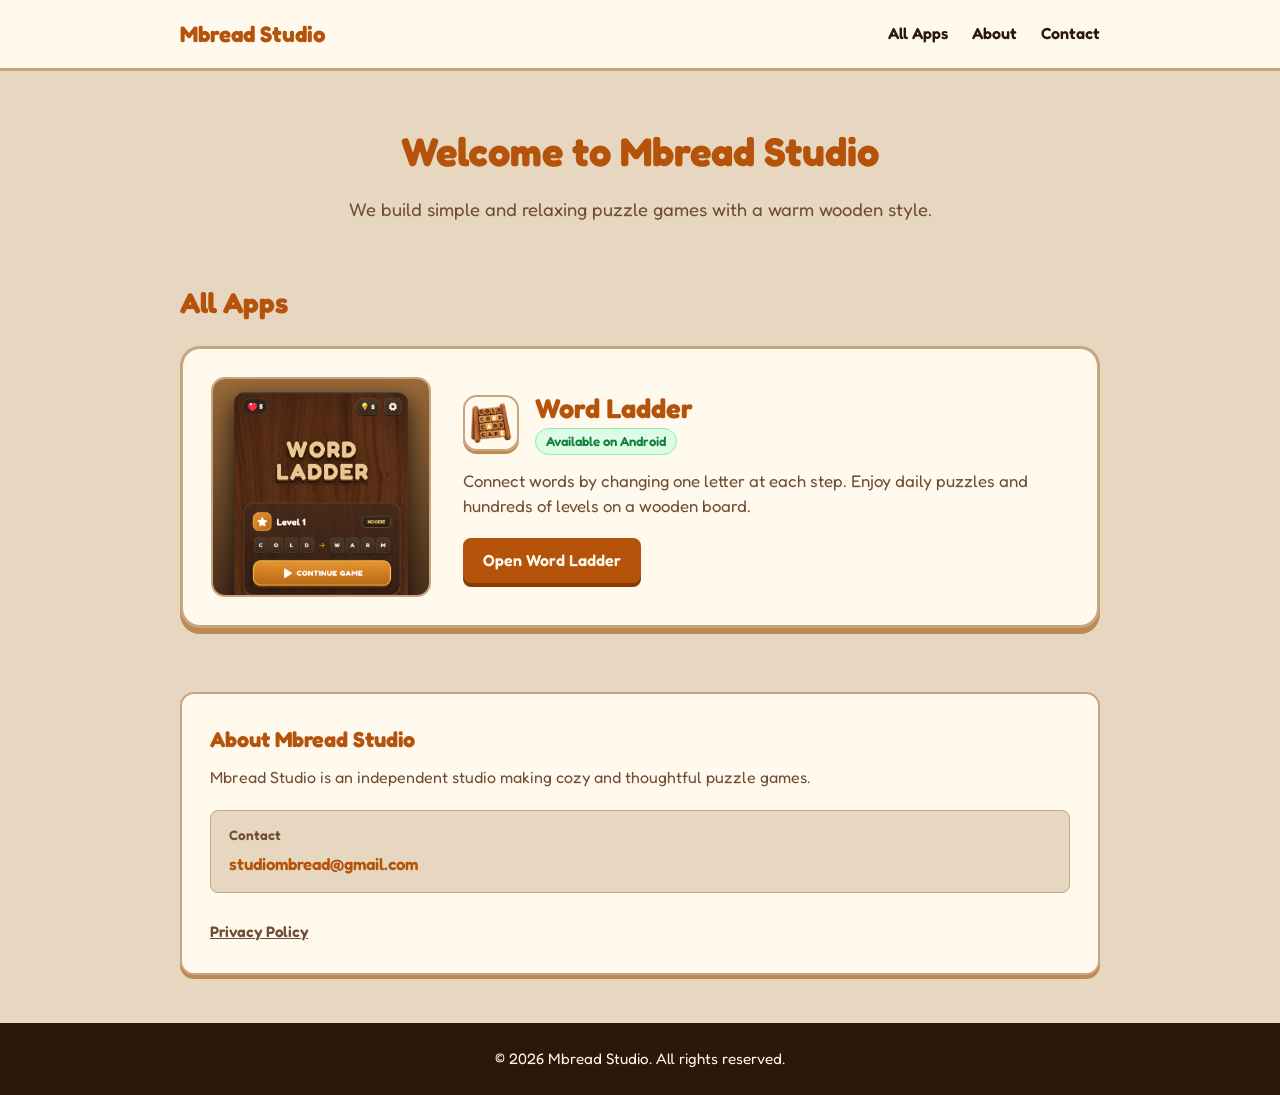
<file: index.html>
<!DOCTYPE html>
<html lang="en">
<head>
  <meta charset="UTF-8">
  <meta name="viewport" content="width=device-width, initial-scale=1.0">
  <meta name="description" content="Welcome to Mbread Studio. Explore our apps and games.">
  <meta name="theme-color" content="#B45309">

  <title>Mbread Studio</title>
  <link rel="icon" type="image/png" href="word-ladder/assets/icon.png">
  <link rel="stylesheet" href="style.css">
  <meta name="google-site-verification" content="rMLvX-ppbFkvYfVYZNsbiEpZnvRW-VUiCVgeM9_G8-s" />
</head>
<body>

  <!-- Navigation Header -->
  <header class="header">
    <div class="container header-content">
      <a href="#" class="logo-brand">
        <span class="brand-name">Mbread Studio</span>
      </a>

      <nav aria-label="Main Navigation">
        <ul class="nav-links">
          <li><a href="#apps" class="nav-link">All Apps</a></li>
          <li><a href="#about" class="nav-link">About</a></li>
          <li><a href="#contact" class="nav-link">Contact</a></li>
        </ul>
      </nav>
    </div>
  </header>

  <main>
    <!-- Simple Hero -->
    <section class="hero-simple">
      <div class="container">
        <h1 class="hero-title">Welcome to Mbread Studio</h1>
        <p class="hero-desc">
          We build simple and relaxing puzzle games with a warm wooden style.
        </p>
      </div>
    </section>

    <!-- All Apps Section -->
    <section class="apps-section" id="apps">
      <div class="container">
        <h2 class="section-title">All Apps</h2>

        <!-- Word Ladder Clickable Banner -->
        <a href="word-ladder/index.html" class="app-banner-card" title="Open Word Ladder">
          <div class="banner-image-wrap">
            <img src="word-ladder/assets/home.png" alt="Word Ladder Game Banner" class="banner-preview-img">
          </div>
          <div class="banner-info">
            <div class="banner-header-row">
              <img src="word-ladder/assets/icon.png" alt="Word Ladder App Icon" class="banner-icon">
              <div>
                <h3 class="banner-title">Word Ladder</h3>
                <span class="banner-tag">Available on Android</span>
              </div>
            </div>
            <p class="banner-desc">
              Connect words by changing one letter at each step. Enjoy daily puzzles and hundreds of levels on a wooden board.
            </p>
            <div class="banner-btn-row">
              <span class="btn btn-primary">Open Word Ladder</span>
            </div>
          </div>
        </a>
      </div>
    </section>

    <!-- Minimal About and Contact Section -->
    <section class="about-simple" id="about">
      <div class="container">
        <div class="about-simple-card">
          <h2 class="section-title-sm">About Mbread Studio</h2>
          <p class="about-text">
            Mbread Studio is an independent studio making cozy and thoughtful puzzle games.
          </p>

          <div class="contact-box" id="contact">
            <p class="contact-label">Contact</p>
            <a href="mailto:studiombread@gmail.com" class="contact-email">studiombread@gmail.com</a>
          </div>

          <div class="policy-link-row">
            <a href="word-ladder/privacy-policy/index.html" class="text-link">Privacy Policy</a>
          </div>
        </div>
      </div>
    </section>
  </main>

  <!-- Footer -->
  <footer class="footer-simple">
    <div class="container">
      <p>&copy; 2026 Mbread Studio. All rights reserved.</p>
    </div>
  </footer>

  <script src="script.js"></script>
</body>
</html>
</file>
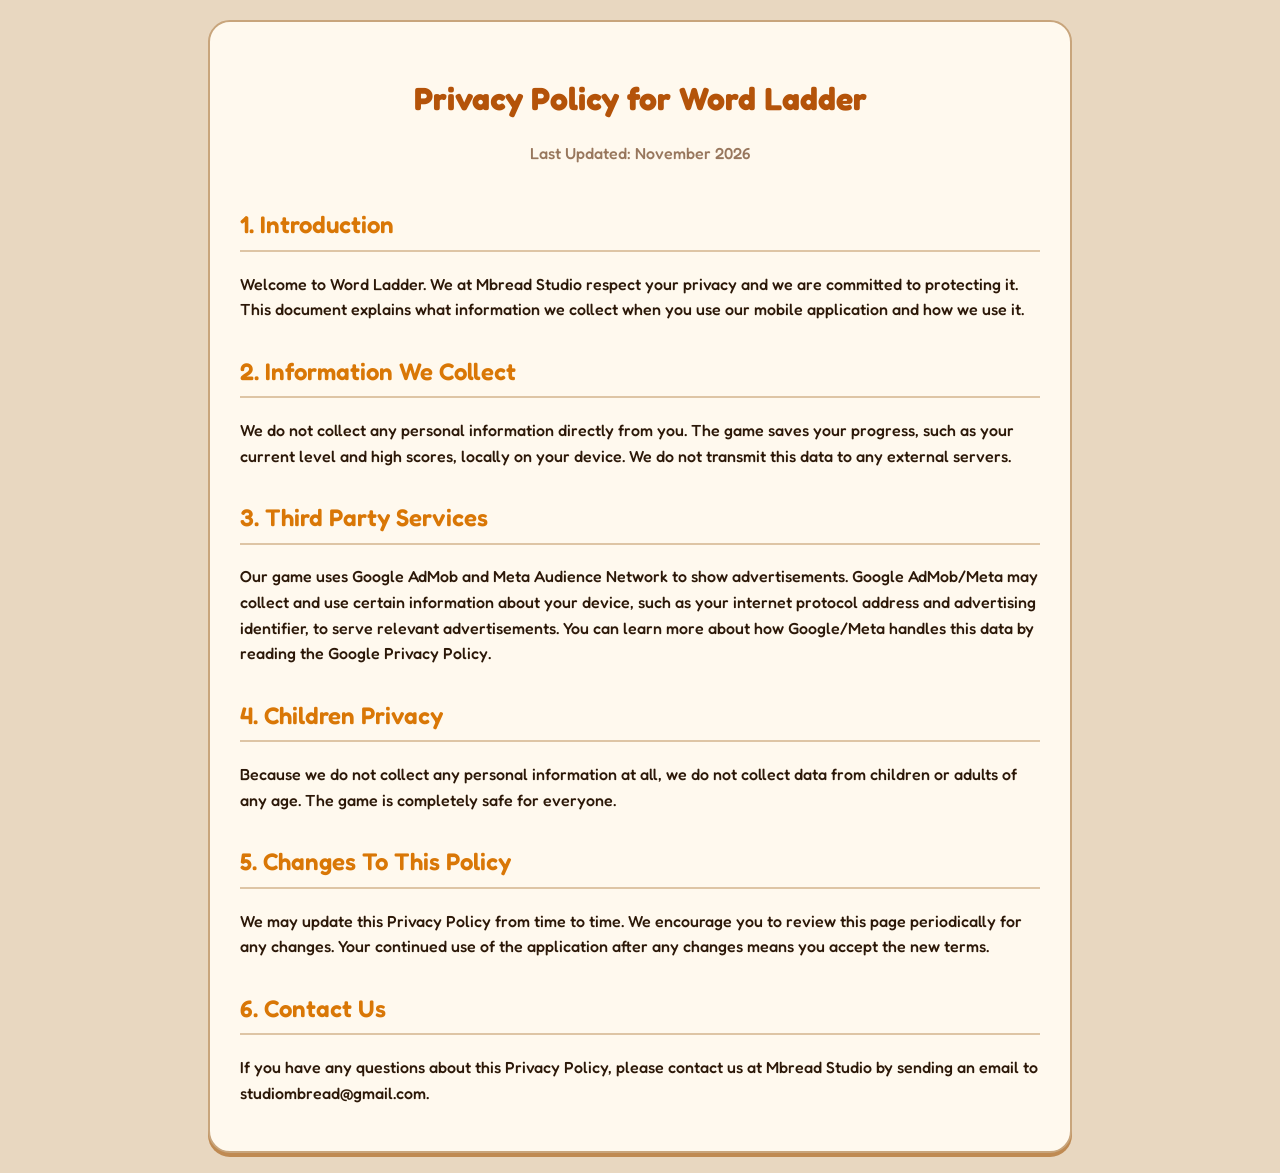
<file: word-ladder/privacy-policy/index.html>
<!DOCTYPE html>
<html lang="en">
<head>
    <meta charset="UTF-8">
    <meta name="viewport" content="width=device-width, initial-scale=1.0">
    <title>Privacy Policy for Word Ladder</title>
    <link rel="stylesheet" href="style.css">
</head>
<body>
    <div class="container">
        <h1>Privacy Policy for Word Ladder</h1>
        <p class="date">Last Updated: November 2026</p>

        <h2>1. Introduction</h2>
        <p>Welcome to Word Ladder. We at Mbread Studio respect your privacy and we are committed to protecting it. This document explains what information we collect when you use our mobile application and how we use it.</p>

        <h2>2. Information We Collect</h2>
        <p>We do not collect any personal information directly from you. The game saves your progress, such as your current level and high scores, locally on your device. We do not transmit this data to any external servers.</p>

        <h2>3. Third Party Services</h2>
        <p>Our game uses Google AdMob and Meta Audience Network to show advertisements. Google AdMob/Meta may collect and use certain information about your device, such as your internet protocol address and advertising identifier, to serve relevant advertisements. You can learn more about how Google/Meta handles this data by reading the Google Privacy Policy.</p>

        <h2>4. Children Privacy</h2>
        <p>Because we do not collect any personal information at all, we do not collect data from children or adults of any age. The game is completely safe for everyone.</p>

        <h2>5. Changes To This Policy</h2>
        <p>We may update this Privacy Policy from time to time. We encourage you to review this page periodically for any changes. Your continued use of the application after any changes means you accept the new terms.</p>

        <h2>6. Contact Us</h2>
        <p>If you have any questions about this Privacy Policy, please contact us at Mbread Studio by sending an email to studiombread@gmail.com.</p>
    </div>
</body>
</html>
</file>
<file: style.css>
@import url('https://fonts.googleapis.com/css2?family=Fredoka:wght@400;500;600;700&display=swap');

:root {
  --bg-color: #E8D7C0;
  --surface: #FFF9EE;
  --surface-card: #FFFFFF;
  --primary: #B45309;
  --primary-hover: #8A3B03;
  --text-dark: #2C1808;
  --text-muted: #6E4D33;
  --border-color: #C8A57C;
  --shadow-color: #BF8A52;
  --success: #15803D;
  --radius-sm: 8px;
  --radius-md: 14px;
  --radius-lg: 20px;
  --transition: all 0.2s ease;
}

* {
  margin: 0;
  padding: 0;
  box-sizing: border-box;
}

html {
  scroll-behavior: smooth;
}

body {
  font-family: 'Fredoka', sans-serif;
  background-color: var(--bg-color);
  color: var(--text-dark);
  line-height: 1.6;
  min-height: 100vh;
  display: flex;
  flex-direction: column;
}

.container {
  max-width: 960px;
  margin: 0 auto;
  padding: 0 20px;
}

/* Header */
.header {
  background-color: var(--surface);
  border-bottom: 3px solid var(--border-color);
  padding: 16px 0;
  position: sticky;
  top: 0;
  z-index: 100;
}

.header-content {
  display: flex;
  align-items: center;
  justify-content: space-between;
}

.logo-brand {
  display: flex;
  align-items: center;
  gap: 12px;
  text-decoration: none;
  color: var(--primary);
  font-size: 1.4rem;
  font-weight: 700;
}

.logo-img {
  width: 40px;
  height: 40px;
  border-radius: 10px;
  border: 2px solid var(--border-color);
  box-shadow: 0 2px 0 var(--shadow-color);
}

.nav-links {
  display: flex;
  align-items: center;
  gap: 24px;
  list-style: none;
}

.nav-link {
  text-decoration: none;
  color: var(--text-dark);
  font-weight: 600;
  font-size: 1rem;
  transition: color 0.2s ease;
}

.nav-link:hover {
  color: var(--primary);
}

/* Simple Hero */
.hero-simple {
  padding: 48px 0 24px;
  text-align: center;
}

.hero-title {
  font-size: 2.5rem;
  font-weight: 700;
  color: var(--primary);
  margin-bottom: 12px;
}

.hero-desc {
  font-size: 1.15rem;
  color: var(--text-muted);
  max-width: 600px;
  margin: 0 auto;
}

/* All Apps Section */
.apps-section {
  padding: 32px 0 48px;
}

.section-title {
  font-size: 1.8rem;
  font-weight: 700;
  color: var(--primary);
  margin-bottom: 20px;
}

/* Word Ladder Banner Card */
.app-banner-card {
  display: flex;
  align-items: center;
  gap: 32px;
  background-color: var(--surface);
  border: 3px solid var(--border-color);
  border-radius: var(--radius-lg);
  padding: 28px;
  box-shadow: 0 6px 0 var(--shadow-color);
  text-decoration: none;
  color: inherit;
  transition: var(--transition);
  cursor: pointer;
}

.app-banner-card:hover {
  transform: translateY(-4px);
  box-shadow: 0 10px 0 var(--shadow-color);
  border-color: var(--primary);
}

.app-banner-card:active {
  transform: translateY(2px);
  box-shadow: 0 2px 0 var(--shadow-color);
}

.banner-image-wrap {
  flex-shrink: 0;
  width: 220px;
  height: 220px;
  border-radius: var(--radius-md);
  overflow: hidden;
  border: 2px solid var(--border-color);
  background-color: #381A07;
  display: flex;
  align-items: center;
  justify-content: center;
}

.banner-preview-img {
  width: 100%;
  height: 100%;
  object-fit: cover;
  transition: transform 0.3s ease;
}

.app-banner-card:hover .banner-preview-img {
  transform: scale(1.04);
}

.banner-info {
  flex: 1;
  display: flex;
  flex-direction: column;
  gap: 14px;
}

.banner-header-row {
  display: flex;
  align-items: center;
  gap: 16px;
}

.banner-icon {
  width: 56px;
  height: 56px;
  border-radius: 14px;
  border: 2px solid var(--border-color);
  box-shadow: 0 3px 0 var(--shadow-color);
}

.banner-title {
  font-size: 1.7rem;
  font-weight: 700;
  color: var(--primary);
  line-height: 1.2;
}

.banner-tag {
  display: inline-block;
  background-color: #DCFCE7;
  color: var(--success);
  border: 1px solid #86EFAC;
  padding: 2px 10px;
  border-radius: 999px;
  font-size: 0.82rem;
  font-weight: 600;
  margin-top: 4px;
}

.banner-desc {
  font-size: 1.05rem;
  color: var(--text-muted);
  line-height: 1.5;
}

.banner-btn-row {
  margin-top: 4px;
}

/* Button */
.btn {
  display: inline-block;
  padding: 10px 20px;
  border-radius: var(--radius-sm);
  font-family: 'Fredoka', sans-serif;
  font-size: 1rem;
  font-weight: 600;
  text-decoration: none;
  cursor: pointer;
  border: none;
  transition: var(--transition);
}

.btn-primary {
  background: var(--primary);
  color: #FFF9EE;
  box-shadow: 0 4px 0 #8A3B03;
}

.app-banner-card:hover .btn-primary {
  background: var(--primary-hover);
}

/* About and Contact Section */
.about-simple {
  padding: 16px 0 48px;
}

.about-simple-card {
  background-color: var(--surface);
  border: 2px solid var(--border-color);
  border-radius: var(--radius-md);
  padding: 28px;
  box-shadow: 0 4px 0 var(--shadow-color);
}

.section-title-sm {
  font-size: 1.35rem;
  font-weight: 700;
  color: var(--primary);
  margin-bottom: 8px;
}

.about-text {
  font-size: 1rem;
  color: var(--text-muted);
  margin-bottom: 20px;
}

.contact-box {
  background-color: var(--bg-color);
  border: 1.5px solid var(--border-color);
  border-radius: var(--radius-sm);
  padding: 14px 18px;
  margin-bottom: 16px;
}

.contact-label {
  font-size: 0.85rem;
  font-weight: 600;
  color: var(--text-muted);
  margin-bottom: 4px;
}

/* Email */
.contact-email {
  color: var(--primary);
  font-weight: 600;
  text-decoration: none;
  font-size: 1.05rem;
}

.contact-email:hover {
  text-decoration: underline;
}

.policy-link-row {
  padding-top: 10px;
}

.text-link {
  color: var(--text-muted);
  font-weight: 600;
  font-size: 0.95rem;
  text-decoration: underline;
}

.text-link:hover {
  color: var(--primary);
}

/* Footer */
.footer-simple {
  margin-top: auto;
  background-color: var(--text-dark);
  color: var(--surface);
  text-align: center;
  padding: 24px 0;
  font-size: 0.95rem;
}

/* Responsive */
@media (max-width: 680px) {
  .app-banner-card {
    flex-direction: column;
    text-align: center;
    padding: 20px;
  }

  .banner-image-wrap {
    width: 100%;
    max-width: 260px;
    height: 180px;
  }

  .banner-header-row {
    flex-direction: column;
    gap: 8px;
  }

  .hero-title {
    font-size: 2rem;
  }

  .nav-links {
    gap: 16px;
  }
}
</file>
<file: word-ladder/privacy-policy/style.css>
@import url('https://fonts.googleapis.com/css2?family=Fredoka:wght@400;500;600;700&display=swap');

body {
    font-family: 'Fredoka', sans-serif;
    line-height: 1.6;
    color: #2C1808;
    background-color: #E8D7C0;
    margin: 0;
    padding: 20px;
}

.container {
    max-width: 800px;
    margin: 0 auto;
    background-color: #FFF9EE;
    padding: 30px;
    border-radius: 22px;
    border: 2px solid #C8A57C;
    box-shadow: 0 4px 0 #BF8A52;
}

h1 {
    color: #B45309;
    text-align: center;
    margin-bottom: 10px;
    font-weight: 700;
}

h2 {
    color: #D97706;
    margin-top: 30px;
    border-bottom: 2px solid #DEC5A5;
    padding-bottom: 5px;
    font-weight: 600;
}

p {
    margin-bottom: 15px;
    font-weight: 500;
    font-size: 16px;
}

.date {
    text-align: center;
    color: #98775D;
    font-weight: 500;
    margin-bottom: 40px;
}
</file>
